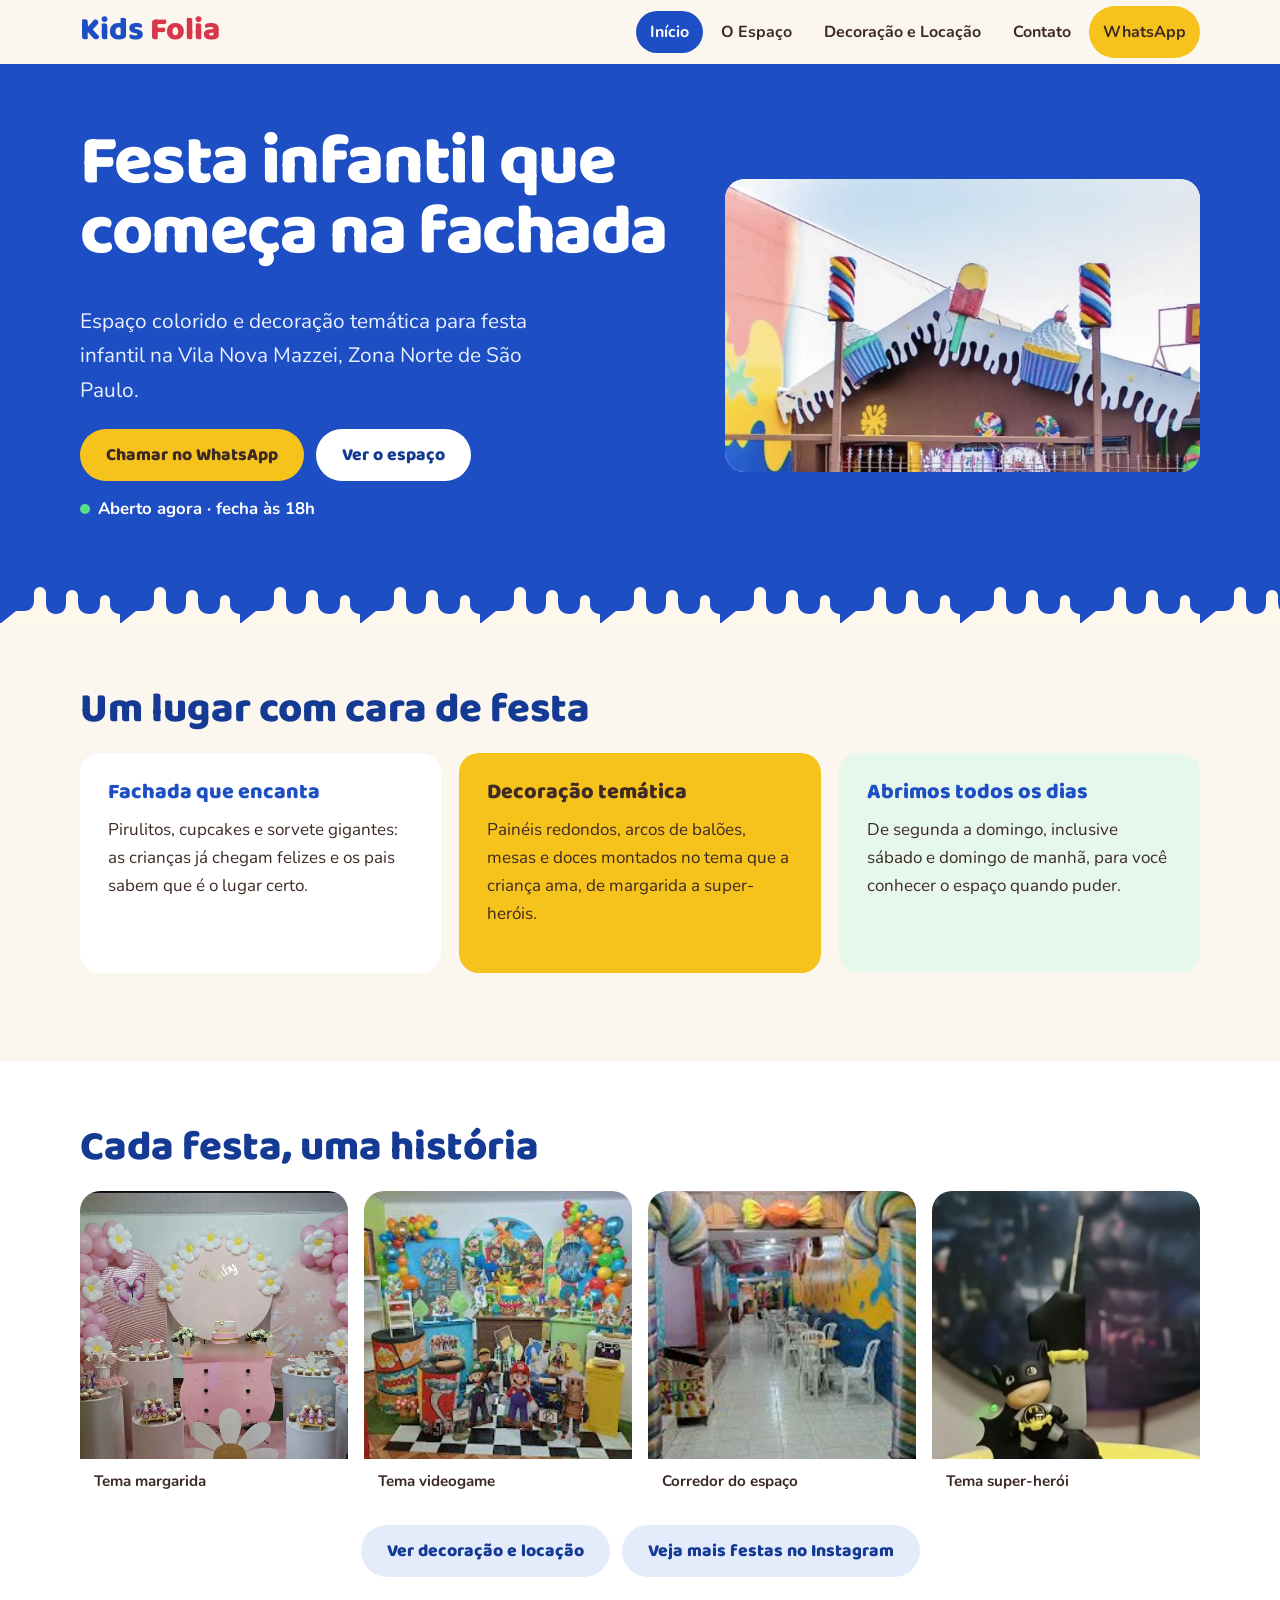
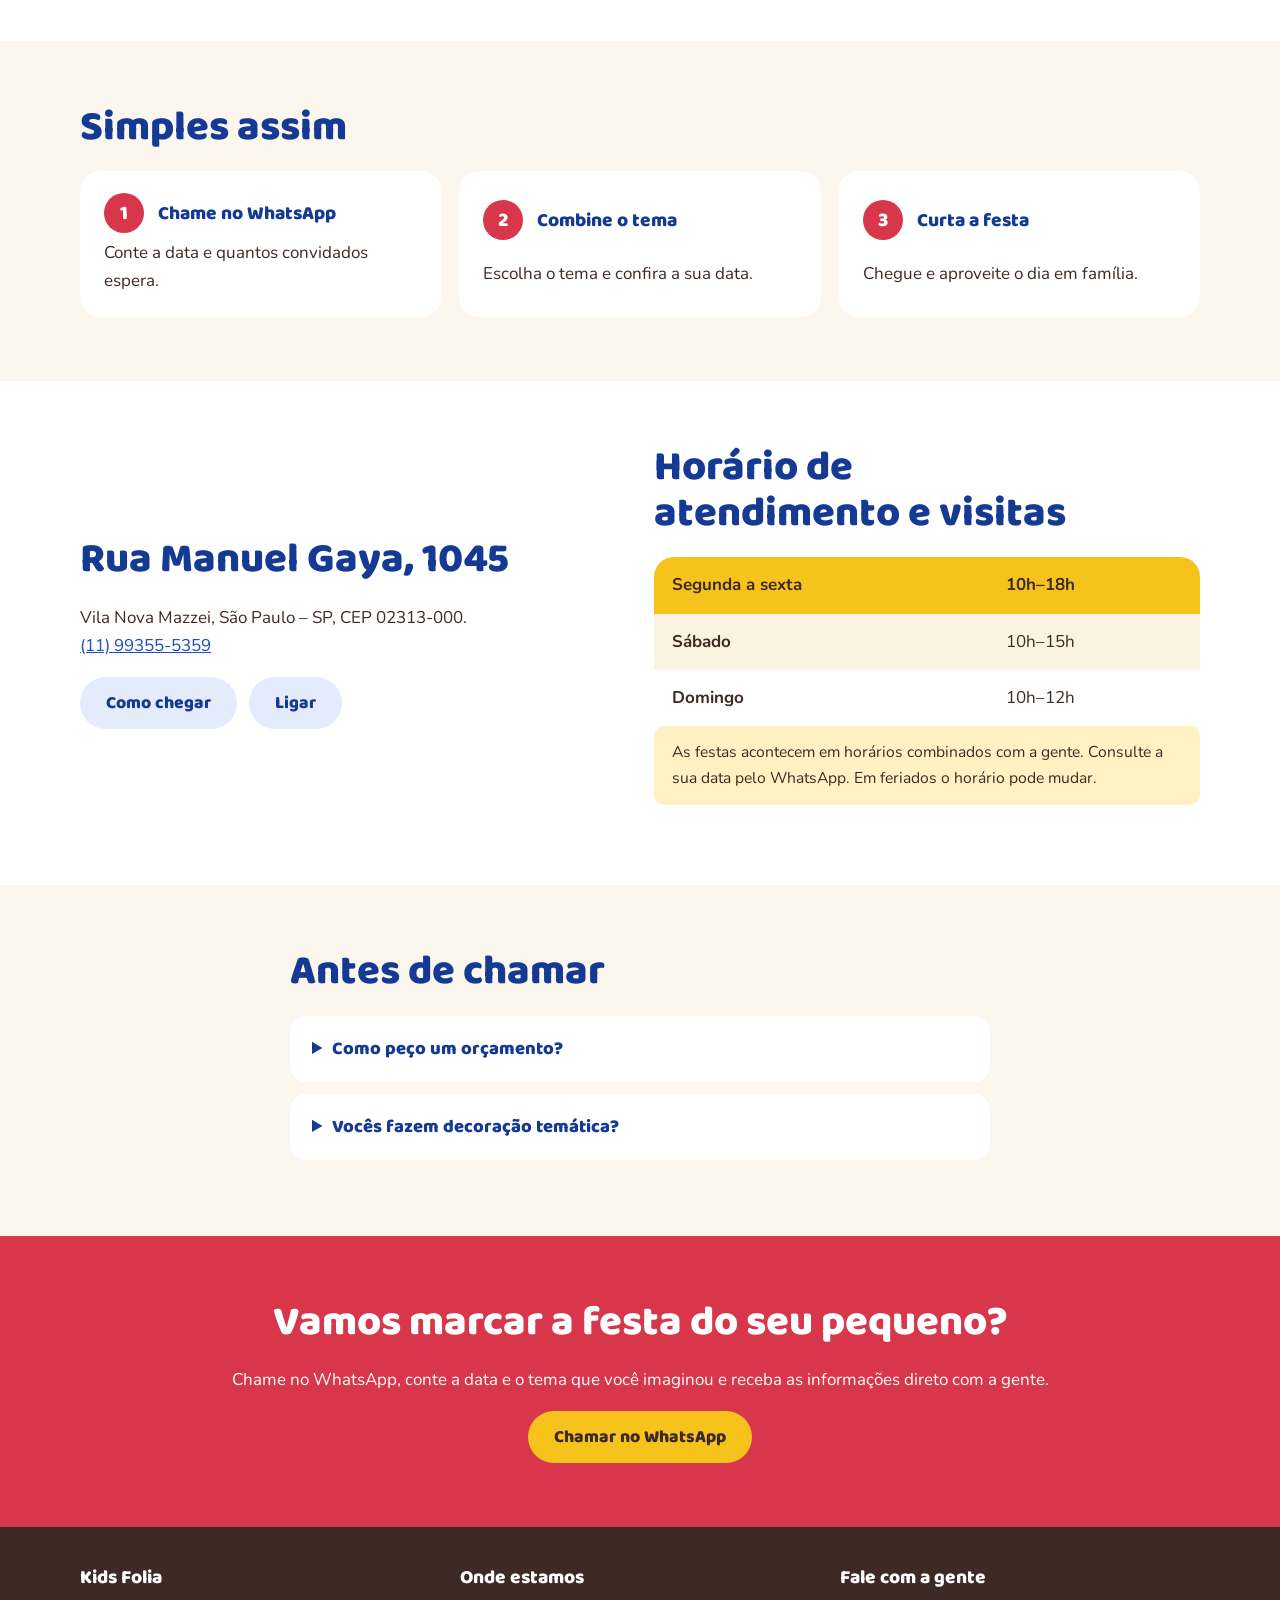
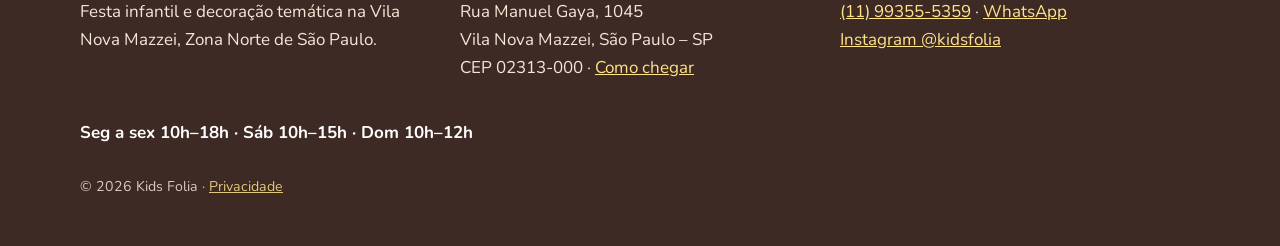
<file: index.html>
<!doctype html>
<html lang="pt-BR">
<head>
<meta charset="utf-8">
<meta name="viewport" content="width=device-width,initial-scale=1">
<title>Kids Folia · Festa infantil na Vila Nova Mazzei, São Paulo</title>
<meta name="description" content="Espaço colorido e decoração temática para festa infantil na Vila Nova Mazzei, Zona Norte de São Paulo. Aberto de segunda a domingo. Chame no WhatsApp e consulte a data.">
<!-- Domínio: hoje a base é https://kids-folia.vercel.app. Quando https://www.kidsfolia.com.br estiver conectado, troque a base em canonical, og:url e og:image (tools/build.py, constante SITE). -->
<link rel="canonical" href="https://kids-folia.vercel.app/">
<meta name="theme-color" content="#1D4EC4">
<meta property="og:type" content="website"><meta property="og:locale" content="pt_BR"><meta property="og:site_name" content="Kids Folia">
<meta property="og:url" content="https://kids-folia.vercel.app/">
<meta property="og:title" content="Kids Folia · Festa infantil na Vila Nova Mazzei, São Paulo"><meta property="og:description" content="Espaço colorido e decoração temática para festa infantil na Vila Nova Mazzei, Zona Norte de São Paulo. Aberto de segunda a domingo. Chame no WhatsApp e consulte a data.">
<meta property="og:image" content="https://kids-folia.vercel.app/assets/img/og.jpg"><meta property="og:image:width" content="1200"><meta property="og:image:height" content="630">
<meta name="twitter:card" content="summary_large_image">
<link rel="icon" href="assets/logo.svg" type="image/svg+xml">
<link rel="preload" href="assets/fonts/baloo2-800.woff2" as="font" type="font/woff2" crossorigin>
<link rel="preload" href="assets/img/fachada-hero.jpg" as="image" fetchpriority="high">
<script src="assets/js/boot.js"></script>
<link rel="stylesheet" href="assets/css/style.css">
<script type="application/ld+json">{"@context": "https://schema.org", "@type": "EntertainmentBusiness", "name": "Kids Folia", "description": "Casa de festas infantis com decoração temática na Vila Nova Mazzei, Zona Norte de São Paulo.", "url": "https://kids-folia.vercel.app", "telephone": "+5511993555359", "image": "https://kids-folia.vercel.app/assets/img/og.jpg", "address": {"@type": "PostalAddress", "streetAddress": "Rua Manuel Gaya, 1045", "addressLocality": "São Paulo", "addressRegion": "SP", "postalCode": "02313-000", "addressCountry": "BR"}, "openingHoursSpecification": [{"@type": "OpeningHoursSpecification", "dayOfWeek": ["Monday", "Tuesday", "Wednesday", "Thursday", "Friday"], "opens": "10:00", "closes": "18:00"}, {"@type": "OpeningHoursSpecification", "dayOfWeek": "Saturday", "opens": "10:00", "closes": "15:00"}, {"@type": "OpeningHoursSpecification", "dayOfWeek": "Sunday", "opens": "10:00", "closes": "12:00"}], "sameAs": ["https://www.instagram.com/kidsfolia"]}</script>
</head>
<body>
<a class="skip" href="#main">Pular para o conteúdo</a>
<header class="top"><div class="wrap">
<a class="brand" href="index.html" aria-label="Kids Folia, início"><span class="wm" translate="no">Kids <span>Folia</span></span></a>
<nav class="nav" id="nav" aria-label="Principal"><a href="index.html" aria-current="page">Início</a><a href="espaco.html">O Espaço</a><a href="decoracao.html">Decoração e Locação</a><a href="contato.html">Contato</a><a class="btn btn-primary" href="https://wa.me/5511993555359?text=Ol%C3%A1%21%20Vi%20o%20site%20da%20Kids%20Folia%20e%20quero%20um%20or%C3%A7amento%20de%20festa.%20Data%20pretendida%3A%20" target="_blank" rel="noopener noreferrer">WhatsApp</a></nav>
<button class="menu-btn" type="button" aria-controls="nav" aria-expanded="false">Menu</button>
</div></header>
<main id="main">
<section class="hero"><div class="wrap hero-grid">
<div>
<h1>Festa infantil que começa na fachada</h1>
<p class="lead">Espaço colorido e decoração temática para festa infantil na Vila Nova Mazzei, Zona Norte de São Paulo.</p>
<div class="cta-row"><a class="btn btn-primary" href="https://wa.me/5511993555359?text=Ol%C3%A1%21%20Vi%20o%20site%20da%20Kids%20Folia%20e%20quero%20um%20or%C3%A7amento%20de%20festa.%20Data%20pretendida%3A%20" target="_blank" rel="noopener noreferrer">Chamar no WhatsApp</a><a class="btn btn-ghost" href="espaco.html">Ver o espaço</a></div>
<p class="open-now" data-open>Confira nossos horários</p>
</div>
<div class="hero-ph"><img src="assets/img/fachada-hero.jpg" width="1206" height="745" alt="Fachada da Kids Folia decorada com pirulitos, cupcake e sorvete gigantes e telhado com glacê branco escorrendo" fetchpriority="high"></div>
</div><div class="drip" aria-hidden="true"></div></section>

<section><div class="wrap">
<h2>Um lugar com cara de festa</h2>
<div class="grid3">
<article class="card"><h3>Fachada que encanta</h3><p>Pirulitos, cupcakes e sorvete gigantes: as crianças já chegam felizes e os pais sabem que é o lugar certo.</p></article>
<article class="card y"><h3>Decoração temática</h3><p>Painéis redondos, arcos de balões, mesas e doces montados no tema que a criança ama, de margarida a super-heróis.</p></article>
<article class="card g"><h3>Abrimos todos os dias</h3><p>De segunda a domingo, inclusive sábado e domingo de manhã, para você conhecer o espaço quando puder.</p></article>
</div></div></section>

<section id="pode-ter" hidden><div class="wrap">
<h2>O que a sua festa pode ter</h2>
<div class="grid3" data-slot="pode-ter"></div>
</div></section>

<section class="alt"><div class="wrap">
<h2>Cada festa, uma história</h2>
<div class="gallery">
<figure><img src="assets/img/decoracao-margarida.jpg" width="1206" height="1033" loading="lazy" alt="Mesa de festa decorada em tons de rosa com painel redondo, arcos de balões e margaridas"><figcaption>Tema margarida</figcaption></figure>
<figure><img src="assets/img/festa-mario.jpg" width="208" height="208" loading="lazy" alt="Mesa de festa com tema de videogame, balões coloridos e personagens recortados"><figcaption>Tema videogame</figcaption></figure>
<figure><img src="assets/img/salao-entrada.jpg" width="166" height="208" loading="lazy" alt="Corredor interno com pirulitos gigantes e paredes coloridas"><figcaption>Corredor do espaço</figcaption></figure>
<figure><img class="pos-left" src="assets/img/vela-batman.jpg" width="1206" height="890" loading="lazy" alt="Vela de aniversário número 1 com personagem de super-herói sobre bolo amarelo"><figcaption>Tema super-herói</figcaption></figure>
</div>
<p class="center btn-row"><a class="btn btn-ghost" href="decoracao.html">Ver decoração e locação</a><a class="btn btn-ghost" href="https://www.instagram.com/kidsfolia" target="_blank" rel="noopener noreferrer">Veja mais festas no Instagram</a></p>
</div></section>

<section><div class="wrap">
<h2>Simples assim</h2>
<ol class="steps">
<li><h3>Chame no WhatsApp</h3><p>Conte a data e quantos convidados espera.</p></li>
<li><h3>Combine o tema</h3><p>Escolha o tema e confira a sua data.</p></li>
<li><h3>Curta a festa</h3><p>Chegue e aproveite o dia em família.</p></li>
</ol></div></section>

<section class="alt"><div class="wrap split">
<div><h2>Rua Manuel Gaya, 1045</h2>
<p>Vila Nova Mazzei, São Paulo – SP, CEP 02313-000.<br><a href="tel:+5511993555359">(11) 99355-5359</a></p>
<p class="btn-row left"><a class="btn btn-ghost" href="https://www.google.com/maps/search/?api=1&query=Rua%20Manuel%20Gaya%2C%201045%2C%20Vila%20Nova%20Mazzei%2C%20S%C3%A3o%20Paulo%20-%20SP" target="_blank" rel="noopener noreferrer">Como chegar</a><a class="btn btn-ghost" href="tel:+5511993555359">Ligar</a></p></div>
<div><h2>Horário de atendimento e visitas</h2>
<table class="hours"><tbody>
<tr data-days="1 2 3 4 5"><th scope="row">Segunda a sexta</th><td>10h–18h</td></tr>
<tr data-days="6"><th scope="row">Sábado</th><td>10h–15h</td></tr>
<tr data-days="0"><th scope="row">Domingo</th><td>10h–12h</td></tr>
</tbody></table>
<p class="note">As festas acontecem em horários combinados com a gente. Consulte a sua data pelo WhatsApp. Em feriados o horário pode mudar.</p></div>
</div></section>

<section><div class="wrap hp">
<h2>Antes de chamar</h2>
<div data-slot="faq-pre"></div>
<details><summary>Como peço um orçamento?</summary><p>Pelo WhatsApp (11) 99355-5359. Valores e condições são combinados direto com a gente, conforme data e tema.</p></details>
<details><summary>Vocês fazem decoração temática?</summary><p>Sim, mostramos temas já realizados. Consulte a disponibilidade e as opções para a sua data.</p></details>
</div></section>

<section id="depoimentos" class="alt" hidden><div class="wrap">
<h2>Quem já fez festa aqui</h2>
<div class="grid3" data-slot="depoimentos"></div>
</div></section>
<section class="cta"><div class="wrap center"><h2>Vamos marcar a festa do seu pequeno?</h2><p>Chame no WhatsApp, conte a data e o tema que você imaginou e receba as informações direto com a gente.</p><a class="btn btn-primary" href="https://wa.me/5511993555359?text=Ol%C3%A1%21%20Vi%20o%20site%20da%20Kids%20Folia%20e%20quero%20um%20or%C3%A7amento%20de%20festa.%20Data%20pretendida%3A%20" target="_blank" rel="noopener noreferrer">Chamar no WhatsApp</a></div></section>
</main>
<footer class="foot"><div class="wrap">
<div class="foot-grid">
<div><h3>Kids Folia</h3><p>Festa infantil e decoração temática na Vila Nova Mazzei, Zona Norte de São Paulo.</p></div>
<div><h3>Onde estamos</h3><p>Rua Manuel Gaya, 1045<br>Vila Nova Mazzei, São Paulo – SP<br>CEP 02313-000 · <a href="https://www.google.com/maps/search/?api=1&query=Rua%20Manuel%20Gaya%2C%201045%2C%20Vila%20Nova%20Mazzei%2C%20S%C3%A3o%20Paulo%20-%20SP" target="_blank" rel="noopener noreferrer">Como chegar</a></p></div>
<div><h3>Fale com a gente</h3><p><a href="tel:+5511993555359">(11) 99355-5359</a> · <a href="https://wa.me/5511993555359?text=Ol%C3%A1%21%20Vi%20o%20site%20da%20Kids%20Folia%20e%20quero%20um%20or%C3%A7amento%20de%20festa.%20Data%20pretendida%3A%20" target="_blank" rel="noopener noreferrer">WhatsApp</a><br><a href="https://www.instagram.com/kidsfolia" target="_blank" rel="noopener noreferrer">Instagram @kidsfolia</a></p></div>
</div>
<p class="foot-hours">Seg a sex 10h–18h · Sáb 10h–15h · Dom 10h–12h</p>
<small>© 2026 Kids Folia · <a href="privacidade.html">Privacidade</a></small>
</div></footer>
<a class="btn btn-wa fab" href="https://wa.me/5511993555359?text=Ol%C3%A1%21%20Vi%20o%20site%20da%20Kids%20Folia%20e%20quero%20um%20or%C3%A7amento%20de%20festa.%20Data%20pretendida%3A%20" target="_blank" rel="noopener noreferrer" aria-label="Chamar no WhatsApp">WhatsApp</a>
<script src="assets/js/content.js" defer></script>
<script src="assets/js/site.js" defer></script>
</body></html>
</file>
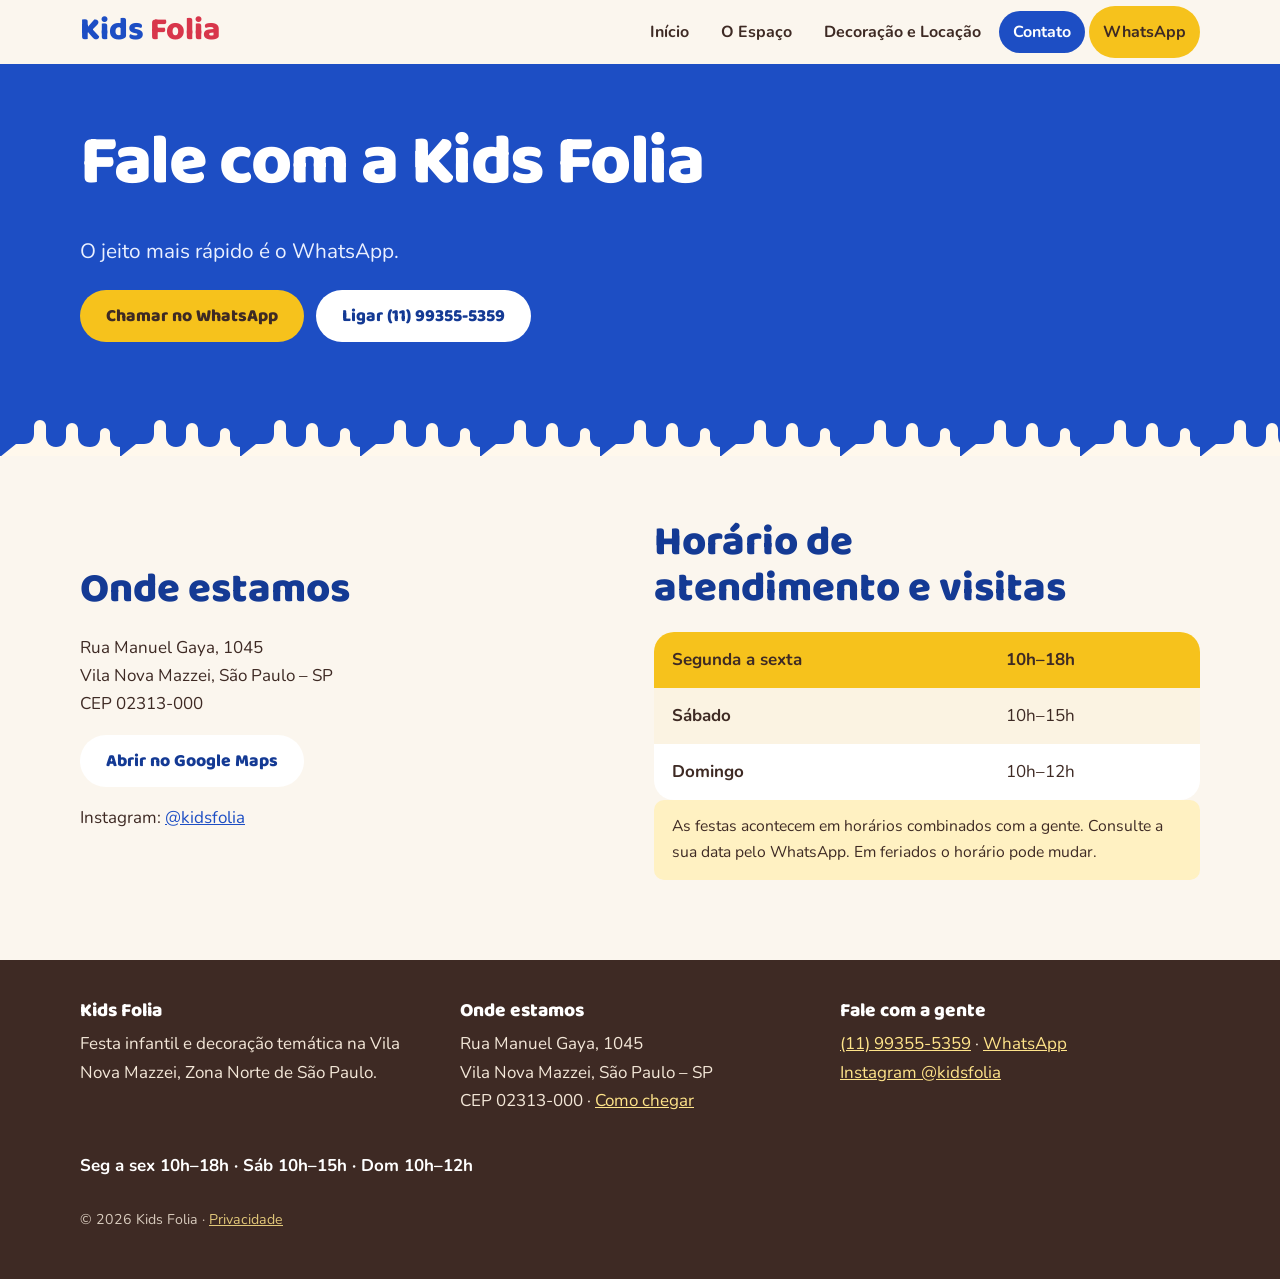
<file: contato.html>
<!doctype html>
<html lang="pt-BR">
<head>
<meta charset="utf-8">
<meta name="viewport" content="width=device-width,initial-scale=1">
<title>Contato e Horários | Kids Folia, Vila Nova Mazzei</title>
<meta name="description" content="Endereço, telefone, WhatsApp e horários da Kids Folia: Rua Manuel Gaya, 1045, Vila Nova Mazzei, São Paulo. Aberto de segunda a domingo, confira o horário de hoje.">
<!-- Domínio: hoje a base é https://kids-folia.vercel.app. Quando https://www.kidsfolia.com.br estiver conectado, troque a base em canonical, og:url e og:image (tools/build.py, constante SITE). -->
<link rel="canonical" href="https://kids-folia.vercel.app/contato.html">
<meta name="theme-color" content="#1D4EC4">
<meta property="og:type" content="website"><meta property="og:locale" content="pt_BR"><meta property="og:site_name" content="Kids Folia">
<meta property="og:url" content="https://kids-folia.vercel.app/contato.html">
<meta property="og:title" content="Contato e Horários | Kids Folia, Vila Nova Mazzei"><meta property="og:description" content="Endereço, telefone, WhatsApp e horários da Kids Folia: Rua Manuel Gaya, 1045, Vila Nova Mazzei, São Paulo. Aberto de segunda a domingo, confira o horário de hoje.">
<meta property="og:image" content="https://kids-folia.vercel.app/assets/img/og.jpg"><meta property="og:image:width" content="1200"><meta property="og:image:height" content="630">
<meta name="twitter:card" content="summary_large_image">
<link rel="icon" href="assets/logo.svg" type="image/svg+xml">
<link rel="preload" href="assets/fonts/baloo2-800.woff2" as="font" type="font/woff2" crossorigin>
<script src="assets/js/boot.js"></script>
<link rel="stylesheet" href="assets/css/style.css">
<script type="application/ld+json">{"@context": "https://schema.org", "@type": "EntertainmentBusiness", "name": "Kids Folia", "description": "Casa de festas infantis com decoração temática na Vila Nova Mazzei, Zona Norte de São Paulo.", "url": "https://kids-folia.vercel.app", "telephone": "+5511993555359", "image": "https://kids-folia.vercel.app/assets/img/og.jpg", "address": {"@type": "PostalAddress", "streetAddress": "Rua Manuel Gaya, 1045", "addressLocality": "São Paulo", "addressRegion": "SP", "postalCode": "02313-000", "addressCountry": "BR"}, "openingHoursSpecification": [{"@type": "OpeningHoursSpecification", "dayOfWeek": ["Monday", "Tuesday", "Wednesday", "Thursday", "Friday"], "opens": "10:00", "closes": "18:00"}, {"@type": "OpeningHoursSpecification", "dayOfWeek": "Saturday", "opens": "10:00", "closes": "15:00"}, {"@type": "OpeningHoursSpecification", "dayOfWeek": "Sunday", "opens": "10:00", "closes": "12:00"}], "sameAs": ["https://www.instagram.com/kidsfolia"]}</script>
</head>
<body>
<a class="skip" href="#main">Pular para o conteúdo</a>
<header class="top"><div class="wrap">
<a class="brand" href="index.html" aria-label="Kids Folia, início"><span class="wm" translate="no">Kids <span>Folia</span></span></a>
<nav class="nav" id="nav" aria-label="Principal"><a href="index.html">Início</a><a href="espaco.html">O Espaço</a><a href="decoracao.html">Decoração e Locação</a><a href="contato.html" aria-current="page">Contato</a><a class="btn btn-primary" href="https://wa.me/5511993555359?text=Ol%C3%A1%21%20Vi%20o%20site%20da%20Kids%20Folia%20e%20quero%20um%20or%C3%A7amento%20de%20festa.%20Data%20pretendida%3A%20" target="_blank" rel="noopener noreferrer">WhatsApp</a></nav>
<button class="menu-btn" type="button" aria-controls="nav" aria-expanded="false">Menu</button>
</div></header>
<main id="main">
<section class="hero"><div class="wrap"><h1>Fale com a Kids Folia</h1><p class="lead">O jeito mais rápido é o WhatsApp.</p><div class="cta-row"><a class="btn btn-primary" href="https://wa.me/5511993555359?text=Ol%C3%A1%21%20Vi%20o%20site%20da%20Kids%20Folia%20e%20quero%20um%20or%C3%A7amento%20de%20festa.%20Data%20pretendida%3A%20" target="_blank" rel="noopener noreferrer">Chamar no WhatsApp</a><a class="btn btn-ghost" href="tel:+5511993555359">Ligar (11) 99355-5359</a></div></div><div class="drip" aria-hidden="true"></div></section>
<section><div class="wrap split"><div><h2>Onde estamos</h2><p>Rua Manuel Gaya, 1045<br>Vila Nova Mazzei, São Paulo – SP<br>CEP 02313-000</p><p><a class="btn btn-ghost" href="https://www.google.com/maps/search/?api=1&query=Rua%20Manuel%20Gaya%2C%201045%2C%20Vila%20Nova%20Mazzei%2C%20S%C3%A3o%20Paulo%20-%20SP" target="_blank" rel="noopener noreferrer">Abrir no Google Maps</a></p><p>Instagram: <a href="https://www.instagram.com/kidsfolia" target="_blank" rel="noopener noreferrer">@kidsfolia</a></p></div>
<div><h2>Horário de atendimento e visitas</h2>
<table class="hours"><tbody>
<tr data-days="1 2 3 4 5"><th scope="row">Segunda a sexta</th><td>10h–18h</td></tr>
<tr data-days="6"><th scope="row">Sábado</th><td>10h–15h</td></tr>
<tr data-days="0"><th scope="row">Domingo</th><td>10h–12h</td></tr>
</tbody></table>
<p class="note">As festas acontecem em horários combinados com a gente. Consulte a sua data pelo WhatsApp. Em feriados o horário pode mudar.</p></div></div></section>
</main>
<footer class="foot"><div class="wrap">
<div class="foot-grid">
<div><h3>Kids Folia</h3><p>Festa infantil e decoração temática na Vila Nova Mazzei, Zona Norte de São Paulo.</p></div>
<div><h3>Onde estamos</h3><p>Rua Manuel Gaya, 1045<br>Vila Nova Mazzei, São Paulo – SP<br>CEP 02313-000 · <a href="https://www.google.com/maps/search/?api=1&query=Rua%20Manuel%20Gaya%2C%201045%2C%20Vila%20Nova%20Mazzei%2C%20S%C3%A3o%20Paulo%20-%20SP" target="_blank" rel="noopener noreferrer">Como chegar</a></p></div>
<div><h3>Fale com a gente</h3><p><a href="tel:+5511993555359">(11) 99355-5359</a> · <a href="https://wa.me/5511993555359?text=Ol%C3%A1%21%20Vi%20o%20site%20da%20Kids%20Folia%20e%20quero%20um%20or%C3%A7amento%20de%20festa.%20Data%20pretendida%3A%20" target="_blank" rel="noopener noreferrer">WhatsApp</a><br><a href="https://www.instagram.com/kidsfolia" target="_blank" rel="noopener noreferrer">Instagram @kidsfolia</a></p></div>
</div>
<p class="foot-hours">Seg a sex 10h–18h · Sáb 10h–15h · Dom 10h–12h</p>
<small>© 2026 Kids Folia · <a href="privacidade.html">Privacidade</a></small>
</div></footer>
<a class="btn btn-wa fab" href="https://wa.me/5511993555359?text=Ol%C3%A1%21%20Vi%20o%20site%20da%20Kids%20Folia%20e%20quero%20um%20or%C3%A7amento%20de%20festa.%20Data%20pretendida%3A%20" target="_blank" rel="noopener noreferrer" aria-label="Chamar no WhatsApp">WhatsApp</a>
<script src="assets/js/content.js" defer></script>
<script src="assets/js/site.js" defer></script>
</body></html>
</file>
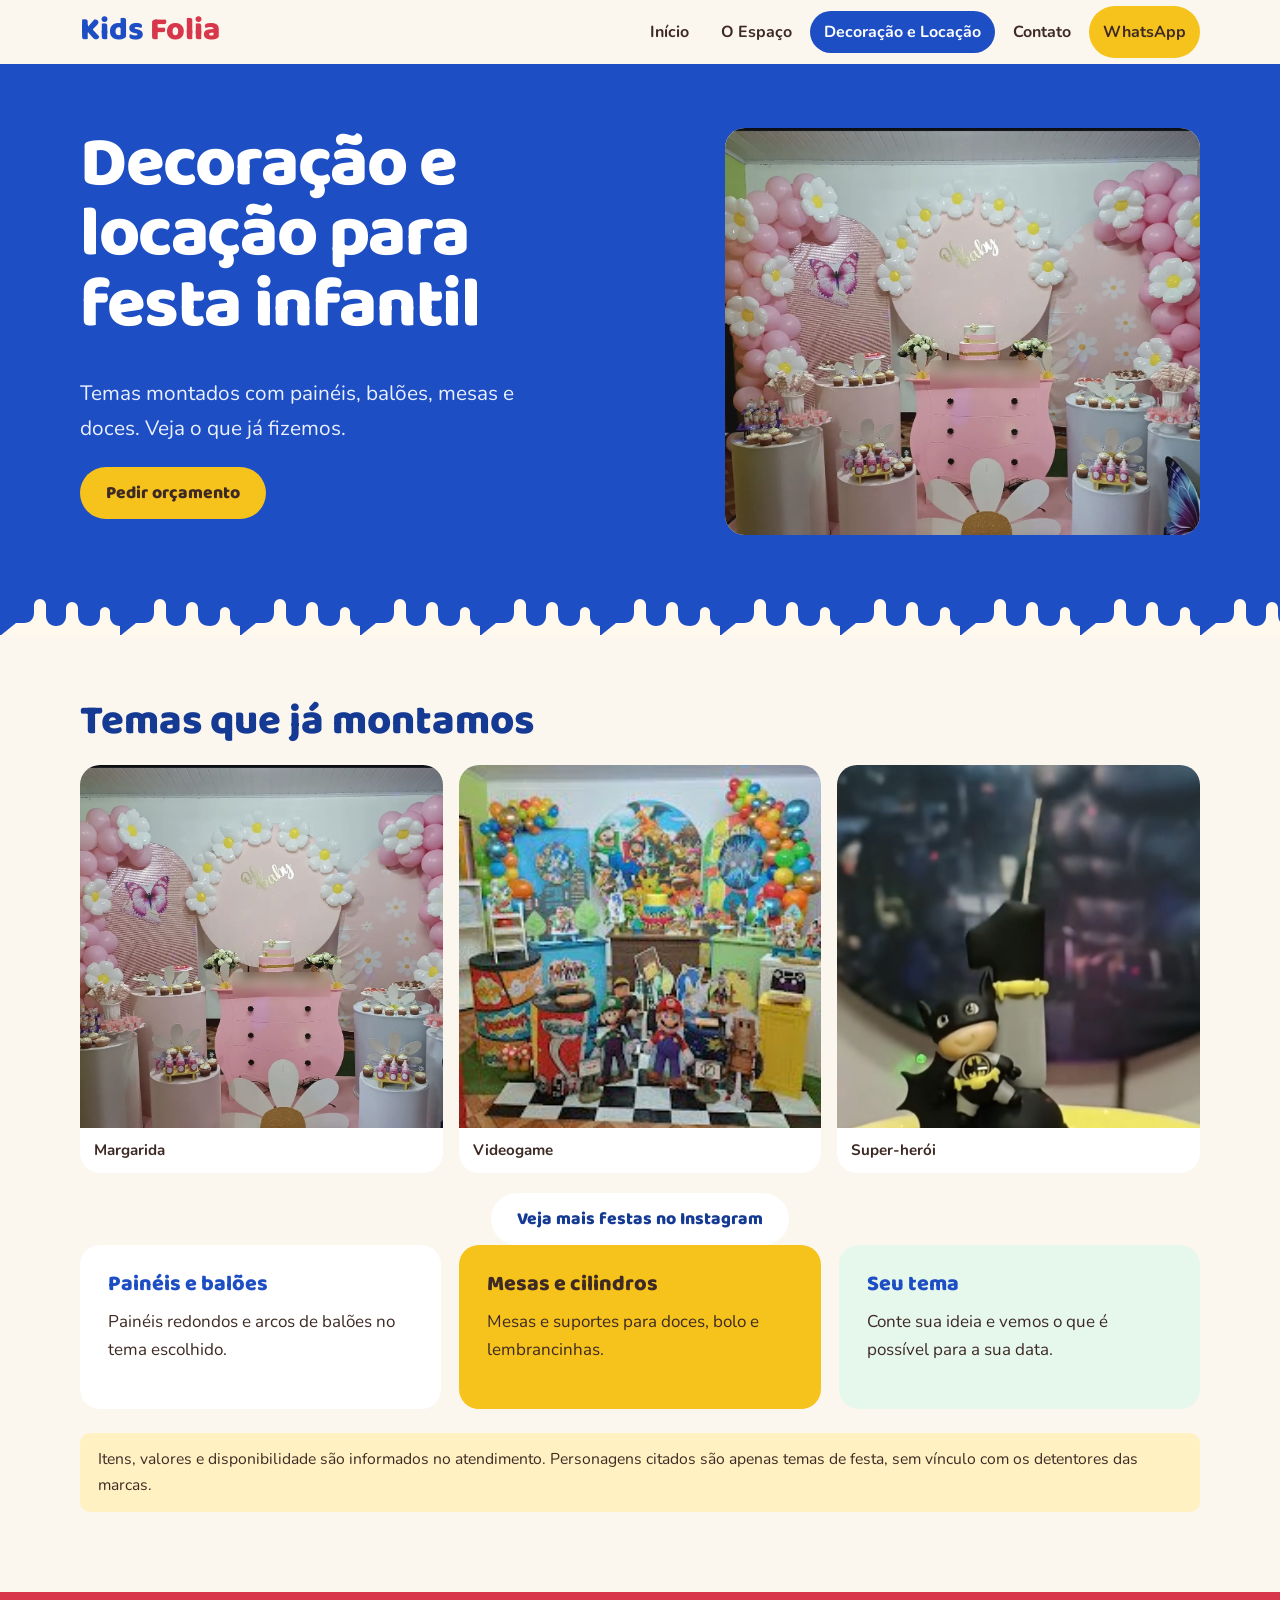
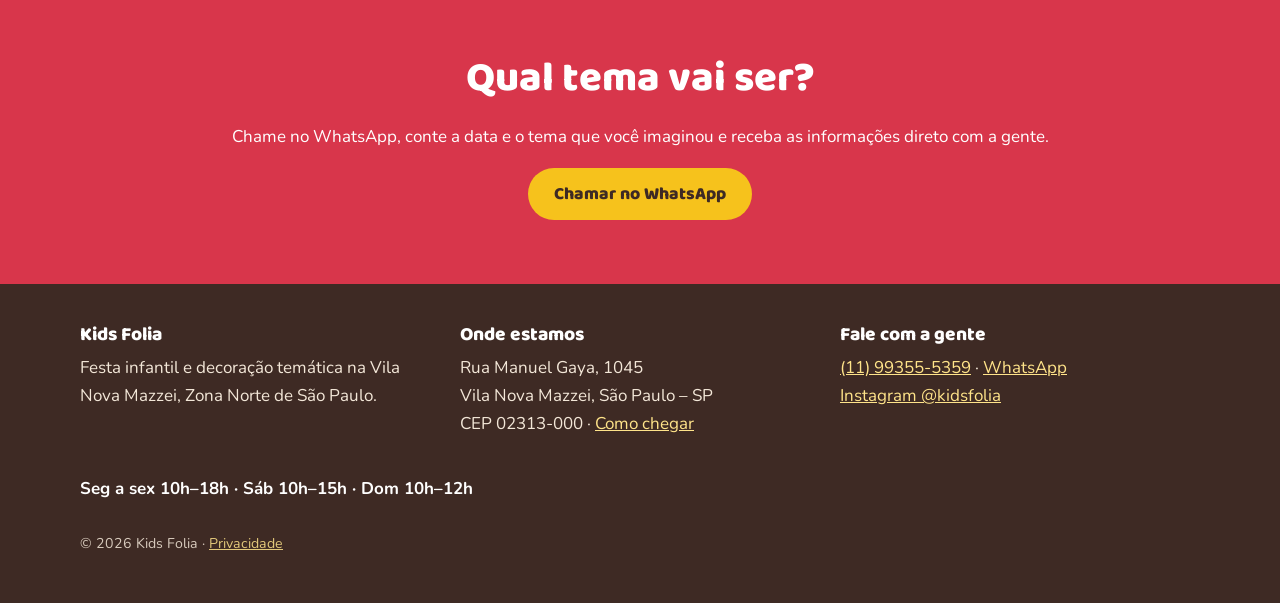
<file: decoracao.html>
<!doctype html>
<html lang="pt-BR">
<head>
<meta charset="utf-8">
<meta name="viewport" content="width=device-width,initial-scale=1">
<title>Decoração e Locação para Festa Infantil | Kids Folia</title>
<meta name="description" content="Decoração temática e locação para festa infantil na Zona Norte de São Paulo: painéis redondos, arcos de balões, mesas e doces. Veja os temas e peça orçamento pelo WhatsApp.">
<!-- Domínio: hoje a base é https://kids-folia.vercel.app. Quando https://www.kidsfolia.com.br estiver conectado, troque a base em canonical, og:url e og:image (tools/build.py, constante SITE). -->
<link rel="canonical" href="https://kids-folia.vercel.app/decoracao.html">
<meta name="theme-color" content="#1D4EC4">
<meta property="og:type" content="website"><meta property="og:locale" content="pt_BR"><meta property="og:site_name" content="Kids Folia">
<meta property="og:url" content="https://kids-folia.vercel.app/decoracao.html">
<meta property="og:title" content="Decoração e Locação para Festa Infantil | Kids Folia"><meta property="og:description" content="Decoração temática e locação para festa infantil na Zona Norte de São Paulo: painéis redondos, arcos de balões, mesas e doces. Veja os temas e peça orçamento pelo WhatsApp.">
<meta property="og:image" content="https://kids-folia.vercel.app/assets/img/og.jpg"><meta property="og:image:width" content="1200"><meta property="og:image:height" content="630">
<meta name="twitter:card" content="summary_large_image">
<link rel="icon" href="assets/logo.svg" type="image/svg+xml">
<link rel="preload" href="assets/fonts/baloo2-800.woff2" as="font" type="font/woff2" crossorigin>
<link rel="preload" href="assets/img/decoracao-margarida.jpg" as="image" fetchpriority="high">
<script src="assets/js/boot.js"></script>
<link rel="stylesheet" href="assets/css/style.css">
<script type="application/ld+json">{"@context": "https://schema.org", "@type": "EntertainmentBusiness", "name": "Kids Folia", "description": "Casa de festas infantis com decoração temática na Vila Nova Mazzei, Zona Norte de São Paulo.", "url": "https://kids-folia.vercel.app", "telephone": "+5511993555359", "image": "https://kids-folia.vercel.app/assets/img/og.jpg", "address": {"@type": "PostalAddress", "streetAddress": "Rua Manuel Gaya, 1045", "addressLocality": "São Paulo", "addressRegion": "SP", "postalCode": "02313-000", "addressCountry": "BR"}, "openingHoursSpecification": [{"@type": "OpeningHoursSpecification", "dayOfWeek": ["Monday", "Tuesday", "Wednesday", "Thursday", "Friday"], "opens": "10:00", "closes": "18:00"}, {"@type": "OpeningHoursSpecification", "dayOfWeek": "Saturday", "opens": "10:00", "closes": "15:00"}, {"@type": "OpeningHoursSpecification", "dayOfWeek": "Sunday", "opens": "10:00", "closes": "12:00"}], "sameAs": ["https://www.instagram.com/kidsfolia"]}</script>
</head>
<body>
<a class="skip" href="#main">Pular para o conteúdo</a>
<header class="top"><div class="wrap">
<a class="brand" href="index.html" aria-label="Kids Folia, início"><span class="wm" translate="no">Kids <span>Folia</span></span></a>
<nav class="nav" id="nav" aria-label="Principal"><a href="index.html">Início</a><a href="espaco.html">O Espaço</a><a href="decoracao.html" aria-current="page">Decoração e Locação</a><a href="contato.html">Contato</a><a class="btn btn-primary" href="https://wa.me/5511993555359?text=Ol%C3%A1%21%20Vi%20o%20site%20da%20Kids%20Folia%20e%20quero%20um%20or%C3%A7amento%20de%20festa.%20Data%20pretendida%3A%20" target="_blank" rel="noopener noreferrer">WhatsApp</a></nav>
<button class="menu-btn" type="button" aria-controls="nav" aria-expanded="false">Menu</button>
</div></header>
<main id="main">
<section class="hero"><div class="wrap hero-grid"><div><h1>Decoração e locação para festa infantil</h1><p class="lead">Temas montados com painéis, balões, mesas e doces. Veja o que já fizemos.</p><div class="cta-row"><a class="btn btn-primary" href="https://wa.me/5511993555359?text=Ol%C3%A1%21%20Vi%20o%20site%20da%20Kids%20Folia%20e%20quero%20um%20or%C3%A7amento%20de%20festa.%20Data%20pretendida%3A%20" target="_blank" rel="noopener noreferrer">Pedir orçamento</a></div></div>
<div class="hero-ph"><img src="assets/img/decoracao-margarida.jpg" width="1206" height="1033" alt="Mesa de festa decorada em tons de rosa com margaridas e arcos de balões" fetchpriority="high"></div></div><div class="drip" aria-hidden="true"></div></section>
<section><div class="wrap"><h2>Temas que já montamos</h2>
<div class="gallery g3">
<figure><img src="assets/img/decoracao-margarida.jpg" width="1206" height="1033" loading="lazy" alt="Mesa de festa decorada em tons de rosa com painel redondo, arcos de balões e margaridas"><figcaption>Margarida</figcaption></figure>
<figure><img src="assets/img/festa-mario.jpg" width="208" height="208" loading="lazy" alt="Mesa de festa com tema de videogame, balões coloridos e personagens recortados"><figcaption>Videogame</figcaption></figure>
<figure><img class="pos-left" src="assets/img/vela-batman.jpg" width="1206" height="890" loading="lazy" alt="Vela de aniversário número 1 com personagem de super-herói sobre bolo amarelo"><figcaption>Super-herói</figcaption></figure>
</div>
<p class="btn-row"><a class="btn btn-ghost" href="https://www.instagram.com/kidsfolia" target="_blank" rel="noopener noreferrer">Veja mais festas no Instagram</a></p>
<div class="grid3">
<article class="card"><h3>Painéis e balões</h3><p>Painéis redondos e arcos de balões no tema escolhido.</p></article>
<article class="card y"><h3>Mesas e cilindros</h3><p>Mesas e suportes para doces, bolo e lembrancinhas.</p></article>
<article class="card g"><h3>Seu tema</h3><p>Conte sua ideia e vemos o que é possível para a sua data.</p></article>
</div>
<p class="note">Itens, valores e disponibilidade são informados no atendimento. Personagens citados são apenas temas de festa, sem vínculo com os detentores das marcas.</p></div></section>
<section class="cta"><div class="wrap center"><h2>Qual tema vai ser?</h2><p>Chame no WhatsApp, conte a data e o tema que você imaginou e receba as informações direto com a gente.</p><a class="btn btn-primary" href="https://wa.me/5511993555359?text=Ol%C3%A1%21%20Vi%20o%20site%20da%20Kids%20Folia%20e%20quero%20um%20or%C3%A7amento%20de%20festa.%20Data%20pretendida%3A%20" target="_blank" rel="noopener noreferrer">Chamar no WhatsApp</a></div></section>
</main>
<footer class="foot"><div class="wrap">
<div class="foot-grid">
<div><h3>Kids Folia</h3><p>Festa infantil e decoração temática na Vila Nova Mazzei, Zona Norte de São Paulo.</p></div>
<div><h3>Onde estamos</h3><p>Rua Manuel Gaya, 1045<br>Vila Nova Mazzei, São Paulo – SP<br>CEP 02313-000 · <a href="https://www.google.com/maps/search/?api=1&query=Rua%20Manuel%20Gaya%2C%201045%2C%20Vila%20Nova%20Mazzei%2C%20S%C3%A3o%20Paulo%20-%20SP" target="_blank" rel="noopener noreferrer">Como chegar</a></p></div>
<div><h3>Fale com a gente</h3><p><a href="tel:+5511993555359">(11) 99355-5359</a> · <a href="https://wa.me/5511993555359?text=Ol%C3%A1%21%20Vi%20o%20site%20da%20Kids%20Folia%20e%20quero%20um%20or%C3%A7amento%20de%20festa.%20Data%20pretendida%3A%20" target="_blank" rel="noopener noreferrer">WhatsApp</a><br><a href="https://www.instagram.com/kidsfolia" target="_blank" rel="noopener noreferrer">Instagram @kidsfolia</a></p></div>
</div>
<p class="foot-hours">Seg a sex 10h–18h · Sáb 10h–15h · Dom 10h–12h</p>
<small>© 2026 Kids Folia · <a href="privacidade.html">Privacidade</a></small>
</div></footer>
<a class="btn btn-wa fab" href="https://wa.me/5511993555359?text=Ol%C3%A1%21%20Vi%20o%20site%20da%20Kids%20Folia%20e%20quero%20um%20or%C3%A7amento%20de%20festa.%20Data%20pretendida%3A%20" target="_blank" rel="noopener noreferrer" aria-label="Chamar no WhatsApp">WhatsApp</a>
<script src="assets/js/content.js" defer></script>
<script src="assets/js/site.js" defer></script>
</body></html>
</file>
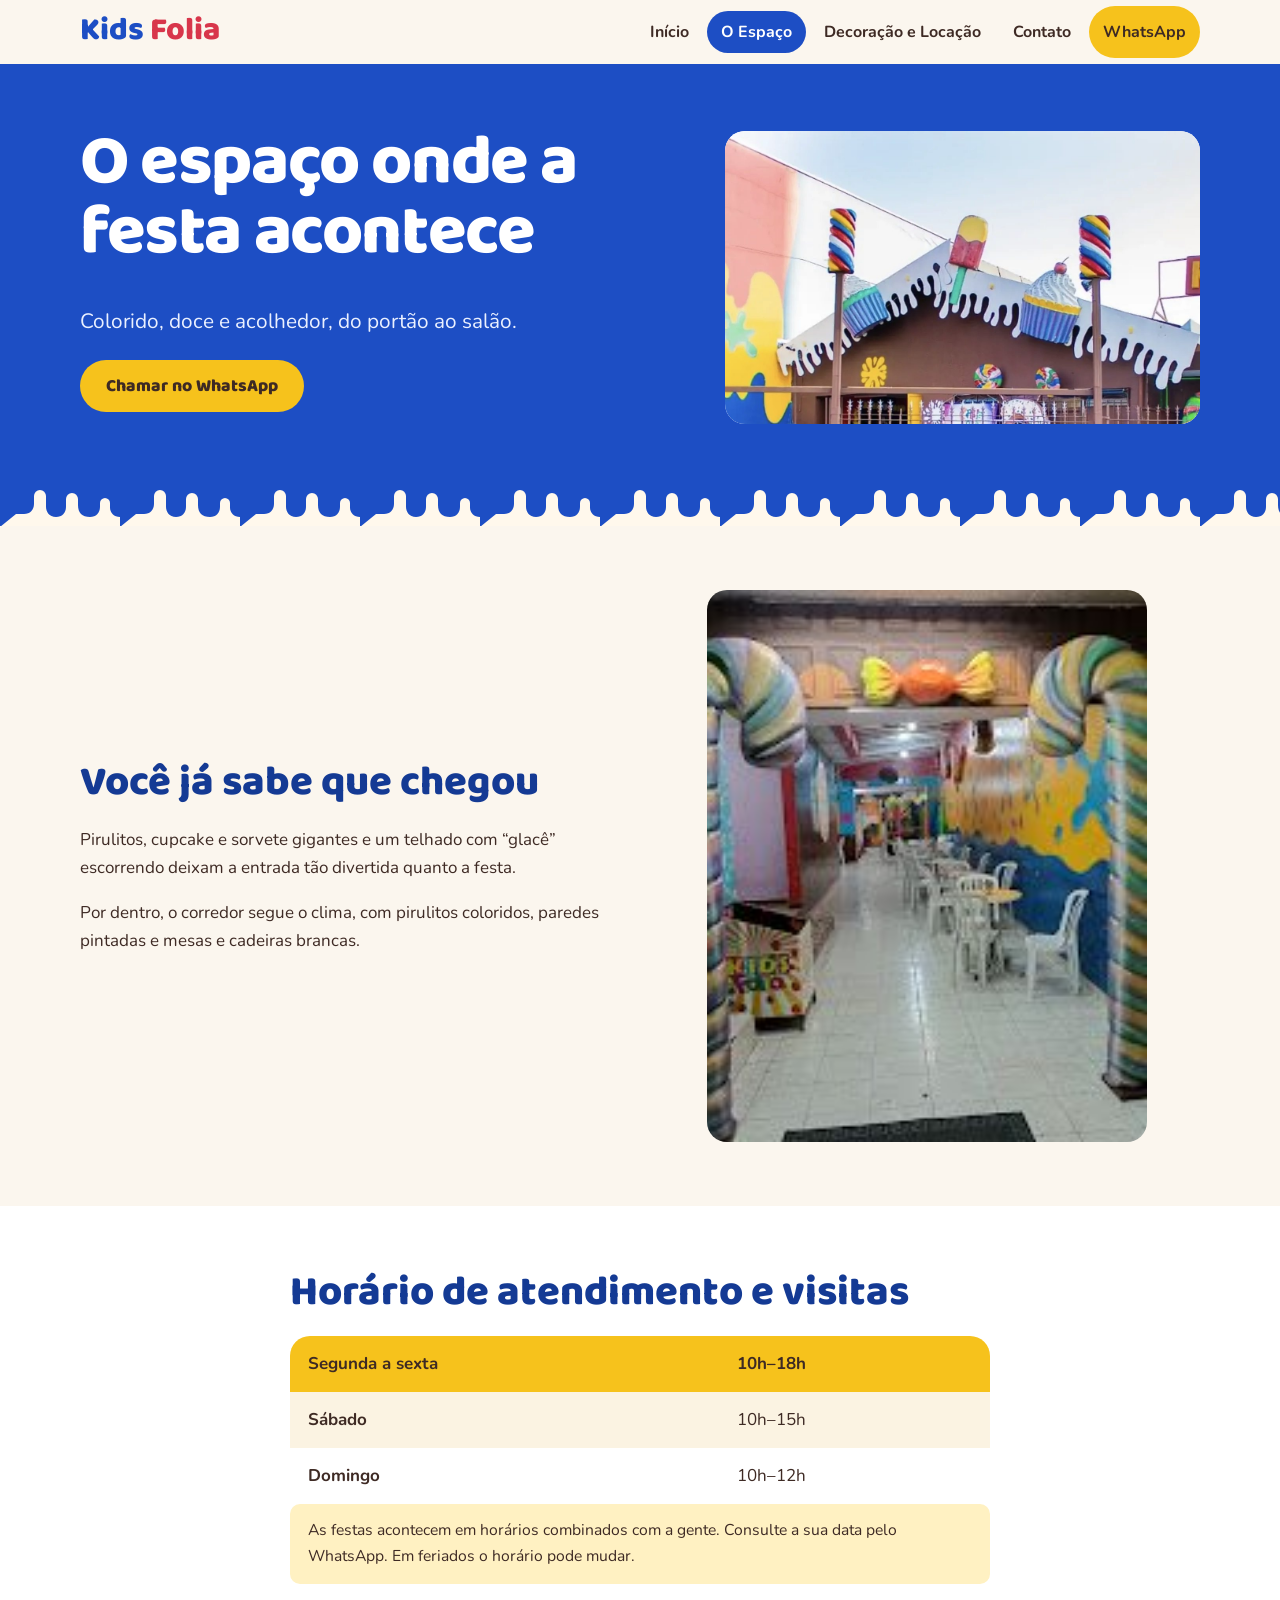
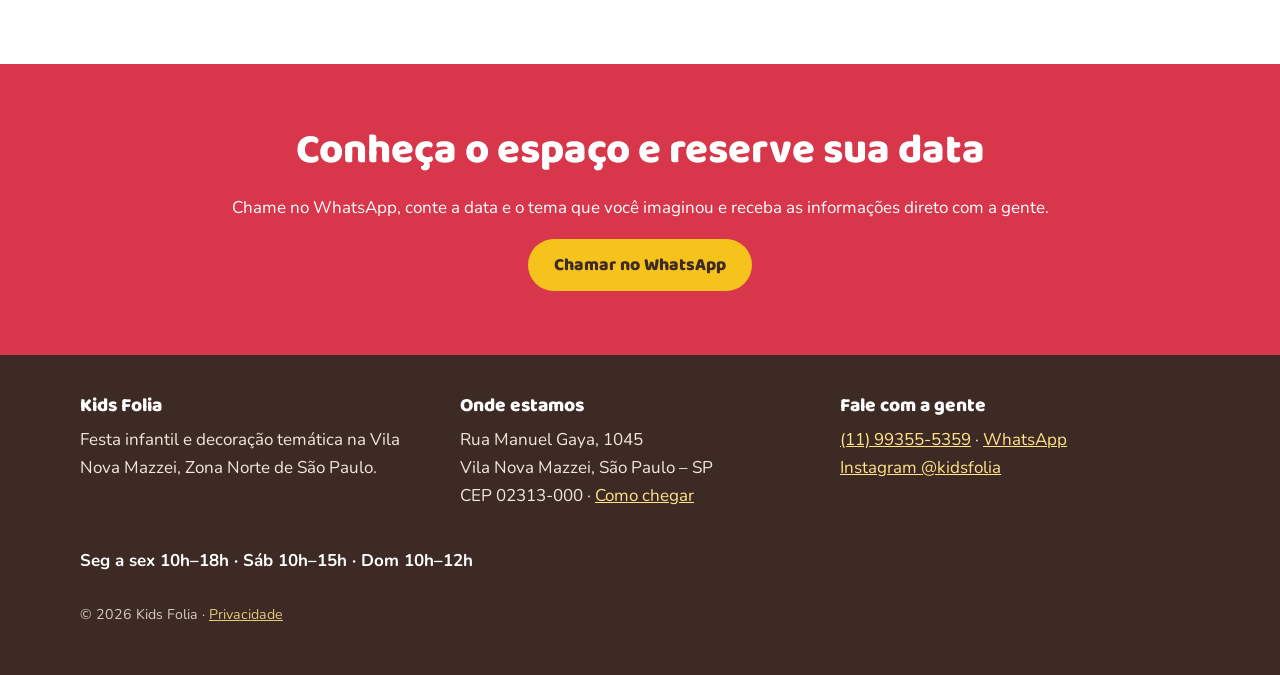
<file: espaco.html>
<!doctype html>
<html lang="pt-BR">
<head>
<meta charset="utf-8">
<meta name="viewport" content="width=device-width,initial-scale=1">
<title>O Espaço | Kids Folia, festa infantil na Vila Nova Mazzei</title>
<meta name="description" content="Conheça o espaço da Kids Folia: fachada de doces gigantes e ambiente colorido para festa infantil na Vila Nova Mazzei, Zona Norte de São Paulo. Venha nos visitar.">
<!-- Domínio: hoje a base é https://kids-folia.vercel.app. Quando https://www.kidsfolia.com.br estiver conectado, troque a base em canonical, og:url e og:image (tools/build.py, constante SITE). -->
<link rel="canonical" href="https://kids-folia.vercel.app/espaco.html">
<meta name="theme-color" content="#1D4EC4">
<meta property="og:type" content="website"><meta property="og:locale" content="pt_BR"><meta property="og:site_name" content="Kids Folia">
<meta property="og:url" content="https://kids-folia.vercel.app/espaco.html">
<meta property="og:title" content="O Espaço | Kids Folia, festa infantil na Vila Nova Mazzei"><meta property="og:description" content="Conheça o espaço da Kids Folia: fachada de doces gigantes e ambiente colorido para festa infantil na Vila Nova Mazzei, Zona Norte de São Paulo. Venha nos visitar.">
<meta property="og:image" content="https://kids-folia.vercel.app/assets/img/og.jpg"><meta property="og:image:width" content="1200"><meta property="og:image:height" content="630">
<meta name="twitter:card" content="summary_large_image">
<link rel="icon" href="assets/logo.svg" type="image/svg+xml">
<link rel="preload" href="assets/fonts/baloo2-800.woff2" as="font" type="font/woff2" crossorigin>
<link rel="preload" href="assets/img/fachada-hero.jpg" as="image" fetchpriority="high">
<script src="assets/js/boot.js"></script>
<link rel="stylesheet" href="assets/css/style.css">
<script type="application/ld+json">{"@context": "https://schema.org", "@type": "EntertainmentBusiness", "name": "Kids Folia", "description": "Casa de festas infantis com decoração temática na Vila Nova Mazzei, Zona Norte de São Paulo.", "url": "https://kids-folia.vercel.app", "telephone": "+5511993555359", "image": "https://kids-folia.vercel.app/assets/img/og.jpg", "address": {"@type": "PostalAddress", "streetAddress": "Rua Manuel Gaya, 1045", "addressLocality": "São Paulo", "addressRegion": "SP", "postalCode": "02313-000", "addressCountry": "BR"}, "openingHoursSpecification": [{"@type": "OpeningHoursSpecification", "dayOfWeek": ["Monday", "Tuesday", "Wednesday", "Thursday", "Friday"], "opens": "10:00", "closes": "18:00"}, {"@type": "OpeningHoursSpecification", "dayOfWeek": "Saturday", "opens": "10:00", "closes": "15:00"}, {"@type": "OpeningHoursSpecification", "dayOfWeek": "Sunday", "opens": "10:00", "closes": "12:00"}], "sameAs": ["https://www.instagram.com/kidsfolia"]}</script>
</head>
<body>
<a class="skip" href="#main">Pular para o conteúdo</a>
<header class="top"><div class="wrap">
<a class="brand" href="index.html" aria-label="Kids Folia, início"><span class="wm" translate="no">Kids <span>Folia</span></span></a>
<nav class="nav" id="nav" aria-label="Principal"><a href="index.html">Início</a><a href="espaco.html" aria-current="page">O Espaço</a><a href="decoracao.html">Decoração e Locação</a><a href="contato.html">Contato</a><a class="btn btn-primary" href="https://wa.me/5511993555359?text=Ol%C3%A1%21%20Vi%20o%20site%20da%20Kids%20Folia%20e%20quero%20um%20or%C3%A7amento%20de%20festa.%20Data%20pretendida%3A%20" target="_blank" rel="noopener noreferrer">WhatsApp</a></nav>
<button class="menu-btn" type="button" aria-controls="nav" aria-expanded="false">Menu</button>
</div></header>
<main id="main">
<section class="hero"><div class="wrap hero-grid"><div><h1>O espaço onde a festa acontece</h1><p class="lead">Colorido, doce e acolhedor, do portão ao salão.</p><div class="cta-row"><a class="btn btn-primary" href="https://wa.me/5511993555359?text=Ol%C3%A1%21%20Vi%20o%20site%20da%20Kids%20Folia%20e%20quero%20um%20or%C3%A7amento%20de%20festa.%20Data%20pretendida%3A%20" target="_blank" rel="noopener noreferrer">Chamar no WhatsApp</a></div></div>
<div class="hero-ph"><img src="assets/img/fachada-hero.jpg" width="1206" height="745" alt="Fachada da Kids Folia com pirulitos e cupcakes gigantes" fetchpriority="high"></div></div><div class="drip" aria-hidden="true"></div></section>
<section><div class="wrap split"><div><h2>Você já sabe que chegou</h2><p>Pirulitos, cupcake e sorvete gigantes e um telhado com “glacê” escorrendo deixam a entrada tão divertida quanto a festa.</p><p>Por dentro, o corredor segue o clima, com pirulitos coloridos, paredes pintadas e mesas e cadeiras brancas.</p></div>
<div class="photo-fill"><img src="assets/img/salao-entrada.jpg" width="166" height="208" loading="lazy" alt="Corredor interno com pirulitos gigantes e paredes coloridas"></div></div></section>
<section class="alt"><div class="wrap hp"><h2>Horário de atendimento e visitas</h2>
<table class="hours"><tbody>
<tr data-days="1 2 3 4 5"><th scope="row">Segunda a sexta</th><td>10h–18h</td></tr>
<tr data-days="6"><th scope="row">Sábado</th><td>10h–15h</td></tr>
<tr data-days="0"><th scope="row">Domingo</th><td>10h–12h</td></tr>
</tbody></table>
<p class="note">As festas acontecem em horários combinados com a gente. Consulte a sua data pelo WhatsApp. Em feriados o horário pode mudar.</p></div></section>
<section class="cta"><div class="wrap center"><h2>Conheça o espaço e reserve sua data</h2><p>Chame no WhatsApp, conte a data e o tema que você imaginou e receba as informações direto com a gente.</p><a class="btn btn-primary" href="https://wa.me/5511993555359?text=Ol%C3%A1%21%20Vi%20o%20site%20da%20Kids%20Folia%20e%20quero%20um%20or%C3%A7amento%20de%20festa.%20Data%20pretendida%3A%20" target="_blank" rel="noopener noreferrer">Chamar no WhatsApp</a></div></section>
</main>
<footer class="foot"><div class="wrap">
<div class="foot-grid">
<div><h3>Kids Folia</h3><p>Festa infantil e decoração temática na Vila Nova Mazzei, Zona Norte de São Paulo.</p></div>
<div><h3>Onde estamos</h3><p>Rua Manuel Gaya, 1045<br>Vila Nova Mazzei, São Paulo – SP<br>CEP 02313-000 · <a href="https://www.google.com/maps/search/?api=1&query=Rua%20Manuel%20Gaya%2C%201045%2C%20Vila%20Nova%20Mazzei%2C%20S%C3%A3o%20Paulo%20-%20SP" target="_blank" rel="noopener noreferrer">Como chegar</a></p></div>
<div><h3>Fale com a gente</h3><p><a href="tel:+5511993555359">(11) 99355-5359</a> · <a href="https://wa.me/5511993555359?text=Ol%C3%A1%21%20Vi%20o%20site%20da%20Kids%20Folia%20e%20quero%20um%20or%C3%A7amento%20de%20festa.%20Data%20pretendida%3A%20" target="_blank" rel="noopener noreferrer">WhatsApp</a><br><a href="https://www.instagram.com/kidsfolia" target="_blank" rel="noopener noreferrer">Instagram @kidsfolia</a></p></div>
</div>
<p class="foot-hours">Seg a sex 10h–18h · Sáb 10h–15h · Dom 10h–12h</p>
<small>© 2026 Kids Folia · <a href="privacidade.html">Privacidade</a></small>
</div></footer>
<a class="btn btn-wa fab" href="https://wa.me/5511993555359?text=Ol%C3%A1%21%20Vi%20o%20site%20da%20Kids%20Folia%20e%20quero%20um%20or%C3%A7amento%20de%20festa.%20Data%20pretendida%3A%20" target="_blank" rel="noopener noreferrer" aria-label="Chamar no WhatsApp">WhatsApp</a>
<script src="assets/js/content.js" defer></script>
<script src="assets/js/site.js" defer></script>
</body></html>
</file>
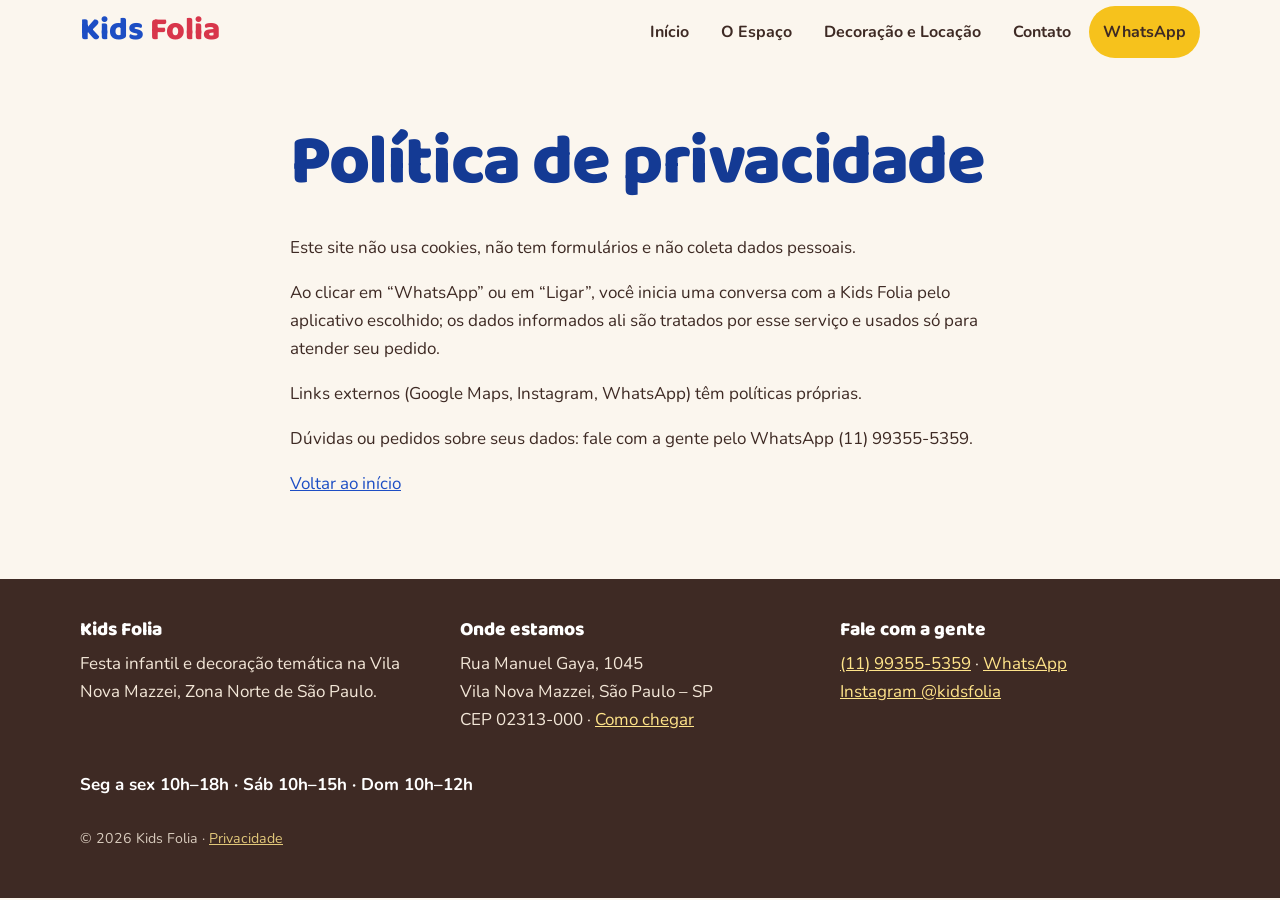
<file: privacidade.html>
<!doctype html>
<html lang="pt-BR">
<head>
<meta charset="utf-8">
<meta name="viewport" content="width=device-width,initial-scale=1">
<title>Política de Privacidade · Kids Folia</title>
<meta name="description" content="Política de privacidade do site da Kids Folia: sem cookies, sem formulários e sem coleta de dados pessoais.">
<!-- Domínio: hoje a base é https://kids-folia.vercel.app. Quando https://www.kidsfolia.com.br estiver conectado, troque a base em canonical, og:url e og:image (tools/build.py, constante SITE). -->
<link rel="canonical" href="https://kids-folia.vercel.app/privacidade.html">
<meta name="theme-color" content="#1D4EC4">
<meta name="robots" content="noindex,follow">
<meta property="og:type" content="website"><meta property="og:locale" content="pt_BR"><meta property="og:site_name" content="Kids Folia">
<meta property="og:url" content="https://kids-folia.vercel.app/privacidade.html">
<meta property="og:title" content="Política de Privacidade · Kids Folia"><meta property="og:description" content="Política de privacidade do site da Kids Folia: sem cookies, sem formulários e sem coleta de dados pessoais.">
<meta property="og:image" content="https://kids-folia.vercel.app/assets/img/og.jpg"><meta property="og:image:width" content="1200"><meta property="og:image:height" content="630">
<meta name="twitter:card" content="summary_large_image">
<link rel="icon" href="assets/logo.svg" type="image/svg+xml">
<link rel="preload" href="assets/fonts/baloo2-800.woff2" as="font" type="font/woff2" crossorigin>
<script src="assets/js/boot.js"></script>
<link rel="stylesheet" href="assets/css/style.css">

</head>
<body>
<a class="skip" href="#main">Pular para o conteúdo</a>
<header class="top"><div class="wrap">
<a class="brand" href="index.html" aria-label="Kids Folia, início"><span class="wm" translate="no">Kids <span>Folia</span></span></a>
<nav class="nav" id="nav" aria-label="Principal"><a href="index.html">Início</a><a href="espaco.html">O Espaço</a><a href="decoracao.html">Decoração e Locação</a><a href="contato.html">Contato</a><a class="btn btn-primary" href="https://wa.me/5511993555359?text=Ol%C3%A1%21%20Vi%20o%20site%20da%20Kids%20Folia%20e%20quero%20um%20or%C3%A7amento%20de%20festa.%20Data%20pretendida%3A%20" target="_blank" rel="noopener noreferrer">WhatsApp</a></nav>
<button class="menu-btn" type="button" aria-controls="nav" aria-expanded="false">Menu</button>
</div></header>
<main id="main">
<section><div class="wrap hp"><h1>Política de privacidade</h1>
<p>Este site não usa cookies, não tem formulários e não coleta dados pessoais.</p>
<p>Ao clicar em “WhatsApp” ou em “Ligar”, você inicia uma conversa com a Kids Folia pelo aplicativo escolhido; os dados informados ali são tratados por esse serviço e usados só para atender seu pedido.</p>
<p>Links externos (Google Maps, Instagram, WhatsApp) têm políticas próprias.</p>
<p>Dúvidas ou pedidos sobre seus dados: fale com a gente pelo WhatsApp (11) 99355-5359.</p>
<p><a href="index.html">Voltar ao início</a></p></div></section>
</main>
<footer class="foot"><div class="wrap">
<div class="foot-grid">
<div><h3>Kids Folia</h3><p>Festa infantil e decoração temática na Vila Nova Mazzei, Zona Norte de São Paulo.</p></div>
<div><h3>Onde estamos</h3><p>Rua Manuel Gaya, 1045<br>Vila Nova Mazzei, São Paulo – SP<br>CEP 02313-000 · <a href="https://www.google.com/maps/search/?api=1&query=Rua%20Manuel%20Gaya%2C%201045%2C%20Vila%20Nova%20Mazzei%2C%20S%C3%A3o%20Paulo%20-%20SP" target="_blank" rel="noopener noreferrer">Como chegar</a></p></div>
<div><h3>Fale com a gente</h3><p><a href="tel:+5511993555359">(11) 99355-5359</a> · <a href="https://wa.me/5511993555359?text=Ol%C3%A1%21%20Vi%20o%20site%20da%20Kids%20Folia%20e%20quero%20um%20or%C3%A7amento%20de%20festa.%20Data%20pretendida%3A%20" target="_blank" rel="noopener noreferrer">WhatsApp</a><br><a href="https://www.instagram.com/kidsfolia" target="_blank" rel="noopener noreferrer">Instagram @kidsfolia</a></p></div>
</div>
<p class="foot-hours">Seg a sex 10h–18h · Sáb 10h–15h · Dom 10h–12h</p>
<small>© 2026 Kids Folia · <a href="privacidade.html">Privacidade</a></small>
</div></footer>
<a class="btn btn-wa fab" href="https://wa.me/5511993555359?text=Ol%C3%A1%21%20Vi%20o%20site%20da%20Kids%20Folia%20e%20quero%20um%20or%C3%A7amento%20de%20festa.%20Data%20pretendida%3A%20" target="_blank" rel="noopener noreferrer" aria-label="Chamar no WhatsApp">WhatsApp</a>
<script src="assets/js/content.js" defer></script>
<script src="assets/js/site.js" defer></script>
</body></html>
</file>
<file: assets/css/style.css>
@font-face{font-family:"Baloo 2";font-weight:700;font-display:swap;src:url(../fonts/baloo2-700.woff2) format("woff2")}
@font-face{font-family:"Baloo 2";font-weight:800;font-display:swap;src:url(../fonts/baloo2-800.woff2) format("woff2")}
@font-face{font-family:Nunito;font-weight:400;font-display:swap;src:url(../fonts/nunito-400.woff2) format("woff2")}
@font-face{font-family:Nunito;font-weight:700;font-display:swap;src:url(../fonts/nunito-700.woff2) format("woff2")}
:root{--blue:#1D4EC4;--blue-d:#143A94;--yellow:#F6C21C;--red:#D8364B;--green:#2FAE5B;--choc:#3E2A24;--cream:#FBF6EE;--white:#fff;--ink:#3E2A24;--muted:#6B534B;--r:20px;--font-h:"Baloo 2","Nunito",ui-rounded,system-ui,sans-serif;--font-b:Nunito,system-ui,-apple-system,"Segoe UI",sans-serif}
*,*::before,*::after{box-sizing:border-box}
html{scroll-behavior:smooth;-webkit-text-size-adjust:100%}
body{margin:0;background:var(--cream);color:var(--ink);font:400 1.0625rem/1.65 var(--font-b)}
img{max-width:100%;height:auto;display:block}
a{color:var(--blue)}
h1,h2,h3{font-family:var(--font-h);font-weight:800;line-height:1.1;margin:0 0 .5em;color:var(--blue-d)}
h1{font-size:clamp(2.3rem,9vw,4.4rem);letter-spacing:-.02em;line-height:1}
h2{font-size:clamp(1.7rem,4.5vw,2.6rem)}
h3{font-size:1.35rem}
p{margin:0 0 1em}
.wrap{width:min(1120px,100% - 32px);margin-inline:auto}
.skip{position:absolute;left:-999px;top:8px;background:var(--yellow);color:var(--choc);padding:10px 16px;border-radius:10px;z-index:100}
.skip:focus{left:8px}
:focus-visible{outline:3px solid var(--red);outline-offset:3px;border-radius:6px}
/* header */
.top{position:sticky;top:0;z-index:50;background:var(--cream)}
.top .wrap{display:flex;align-items:center;justify-content:space-between;gap:12px;min-height:64px}
.brand{text-decoration:none}.wm{font:800 2rem/1 var(--font-h);color:var(--blue)}.wm span{color:var(--red)}
.nav{display:none;gap:4px;align-items:center}
.nav a{font:700 1rem var(--font-b);color:var(--choc);text-decoration:none;padding:10px 14px;border-radius:999px}
.nav a:hover,.nav a[aria-current=page]{background:var(--blue);color:#fff}
.menu-btn{min-width:48px;min-height:48px;border:0;background:#E4EBFB;color:var(--blue);border-radius:14px;font:800 1rem var(--font-b);cursor:pointer}
.nav.open{display:flex;flex-direction:column;align-items:stretch;position:absolute;left:0;right:0;top:100%;background:var(--cream);padding:12px 16px 20px;}
.nav.open a{padding:14px 16px;font-size:1.1rem}
@media(min-width:860px){.nav{display:flex}.menu-btn{display:none}}
/* buttons */
.btn{display:inline-flex;align-items:center;justify-content:center;gap:8px;min-height:52px;padding:12px 26px;border-radius:999px;font:800 1.1rem var(--font-h);text-decoration:none;border:0;cursor:pointer;transition:transform .15s}
.btn:hover{transform:translateY(-2px)}
.btn-primary{background:var(--yellow);color:var(--choc);}
.btn-ghost{background:#fff;color:var(--blue-d)}.hero .btn-ghost{background:#fff}.alt .btn-ghost,.btn-ghost.on-cream{background:#E4EBFB}
.btn-wa{background:#1FA855;color:#fff;border-color:var(--choc)}
/* hero */
.hero{background:var(--blue);color:#fff;position:relative;padding:36px 0 84px;overflow:hidden}
.hero h1{color:#fff}
.hero .lead{font-size:1.3rem;max-width:38ch;color:#EAF0FF}
.hero-grid{display:grid;gap:28px}
.hero-ph{background:#fff;border-radius:var(--r);overflow:hidden;transform:rotate(1.5deg);}
.cta-row{display:flex;flex-wrap:wrap;gap:12px;margin:22px 0 14px}
.open-now{margin:0;color:#fff;font-weight:700;font-size:1.05rem}
.open-now::before{content:"";display:inline-block;width:10px;height:10px;border-radius:50%;background:#B8C7F0;margin-right:8px}
.open-now.is-open::before{background:#5BE08A}
.drip{position:absolute;left:0;right:0;bottom:-1px;height:40px;background:url(../img/drip.svg) repeat-x 0 0/120px 40px;transform:scaleY(-1)}
@media(min-width:860px){.hero{padding:64px 0 100px}.hero-grid{grid-template-columns:1.3fr 1fr;align-items:center}}
/* sections */
section{padding:48px 0}
@media(min-width:860px){section{padding:64px 0}}
[hidden]{display:none!important}
.alt{background:#fff}
.center{text-align:center}
.grid3{display:grid;gap:18px;grid-template-columns:repeat(auto-fit,minmax(250px,1fr))}
.card{background:#fff;border-radius:var(--r);padding:22px}
@media(min-width:860px){.card{padding:28px}}
.card h3{color:var(--blue)}
.card.y{background:var(--yellow)}.card.y h3{color:var(--choc)}
.card.g{background:#E6F7EC}
.steps{counter-reset:s;display:grid;gap:12px;list-style:none;padding:0;margin:0}
.steps li{counter-increment:s;background:#fff;border-radius:var(--r);padding:16px 20px;display:grid;grid-template-columns:40px 1fr;column-gap:14px;align-items:center}
.steps li::before{content:counter(s);display:grid;place-items:center;width:40px;height:40px;border-radius:50%;background:var(--red);color:#fff;font:800 1.25rem var(--font-h)}
.steps h3{margin:0;font-size:1.2rem}
.steps p{grid-column:1/-1;margin:6px 0 0}
@media(min-width:860px){.steps{grid-template-columns:repeat(3,1fr);gap:18px}.steps li{padding:22px 24px}}
.split{display:grid;gap:28px;align-items:center}
@media(min-width:860px){.split{grid-template-columns:1fr 1fr}.split.rev>:first-child{order:2}}
.rounded{border-radius:var(--r);overflow:hidden}
.note{background:#FFF1C2;padding:14px 18px;border-radius:10px;font-size:.98rem}
table.hours{width:100%;border-collapse:collapse;background:#fff;border-radius:var(--r);overflow:hidden}
.hours th,.hours td{padding:14px 18px;text-align:left}
.hours th{white-space:nowrap}
.hours tr:nth-child(even){background:#FBF3E2}
.hours .today{background:var(--yellow);font-weight:800}
details{background:#fff;border-radius:16px;padding:4px 22px;margin-bottom:12px}
summary{font:800 1.15rem var(--font-h);padding:14px 0;cursor:pointer;color:var(--blue-d)}
/* CTA + footer */
.cta{background:var(--red);color:#fff;text-align:center;position:relative}
.cta h2{color:#fff}
.foot{background:var(--choc);color:#F3E7D8;padding:40px 0 96px}
.foot a{color:#FFE48A}
.foot h3{color:#fff;font-size:1.2rem}
.foot-grid{display:grid;gap:20px;grid-template-columns:repeat(auto-fit,minmax(230px,1fr))}
.foot-hours{margin:20px 0 0;font-weight:700;color:#fff}
.foot small{display:block;margin-top:28px;opacity:.85}
.fab{position:fixed;right:14px;bottom:14px;z-index:60;min-height:48px;padding:8px 20px;font-size:1rem}
@media(min-width:860px){.fab{display:none}.foot{padding-bottom:48px}}
.hp{max-width:70ch}
@media(prefers-reduced-motion:reduce){*{scroll-behavior:auto!important;transition:none!important}}

/* motion: só transform/opacity; conteúdo visível sem JS */
.js .rv{opacity:0;transform:translateY(24px);transition:opacity .6s ease,transform .6s ease;transition-delay:calc(var(--i,0)*80ms)}
.js .rv.in{opacity:1;transform:none}
.card,.gallery figure,.steps li{transition:transform .2s ease}
.card:hover,.gallery figure:hover,.steps li:hover{transform:translateY(-4px)}
.btn:active{transform:translateY(1px) scale(.98)}
.hero-ph img{aspect-ratio:auto;object-fit:cover;object-position:top;animation:drift 14s ease-in-out infinite alternate}
@keyframes drift{from{transform:scale(1)}to{transform:scale(1.06)}}
.hero-ph{overflow:hidden}
@media(prefers-reduced-motion:reduce){.js .rv{opacity:1;transform:none}.hero-ph img{aspect-ratio:auto;object-fit:cover;object-position:top;animation:none}}

h1,h2,h3{text-wrap:balance}
a,button,summary{touch-action:manipulation}
.fab{bottom:max(14px,env(safe-area-inset-bottom))}
:root{color-scheme:light}
.gallery{margin-bottom:24px}
.grid3{margin-bottom:24px}

/* galeria padronizada: quadrada, 2 colunas no celular, 4 no desktop */
.gallery{display:grid;gap:12px;grid-template-columns:repeat(2,1fr);margin-bottom:20px}
.gallery figure{margin:0;border-radius:var(--r);overflow:hidden;background:#fff;display:flex;flex-direction:column}
.gallery img{width:100%;aspect-ratio:1/1;object-fit:cover}
.gallery img.pos-left{object-position:35% 50%}
.gallery figcaption{padding:10px 14px;font-weight:700;font-size:.95rem}
@media(min-width:860px){.gallery{grid-template-columns:repeat(4,1fr);gap:16px}.gallery.g3{grid-template-columns:repeat(3,1fr)}}
.btn-row{display:flex;flex-wrap:wrap;gap:12px;justify-content:center;margin:0}
.photo-fill{width:100%;max-width:440px;justify-self:center;border-radius:var(--r);overflow:hidden;background:#fff}
.photo-fill img{width:100%;aspect-ratio:166/208;object-fit:cover}
.list{margin:0;padding-left:1.2em}
blockquote{margin:0}
.who{font-weight:700;color:var(--blue-d);margin:10px 0 0}
.fab{transition:opacity .2s ease,visibility 0s}
.fab.fab-off{opacity:0;visibility:hidden;transition:opacity .2s ease,visibility 0s .2s}
/* compactação no celular */
@media(max-width:859px){
  .cta-row{gap:10px;margin:18px 0 12px}
  .cta-row .btn{min-height:48px;padding:10px 18px;font-size:1rem}
  .grid3{gap:12px}
  .card{padding:18px 20px}
  .card h3{margin-bottom:.25em}
  h2{margin-bottom:.4em}
  .foot{padding:36px 0 40px}
  .hero{padding-bottom:72px}
  .btn-row .btn{min-height:46px;padding:8px 18px;font-size:1rem}
  .gallery{margin-bottom:16px}
}
.btn-row.left{justify-content:flex-start}
@media(max-width:859px){.hero{padding-top:28px}.steps li{padding:14px 18px}}
</file>
